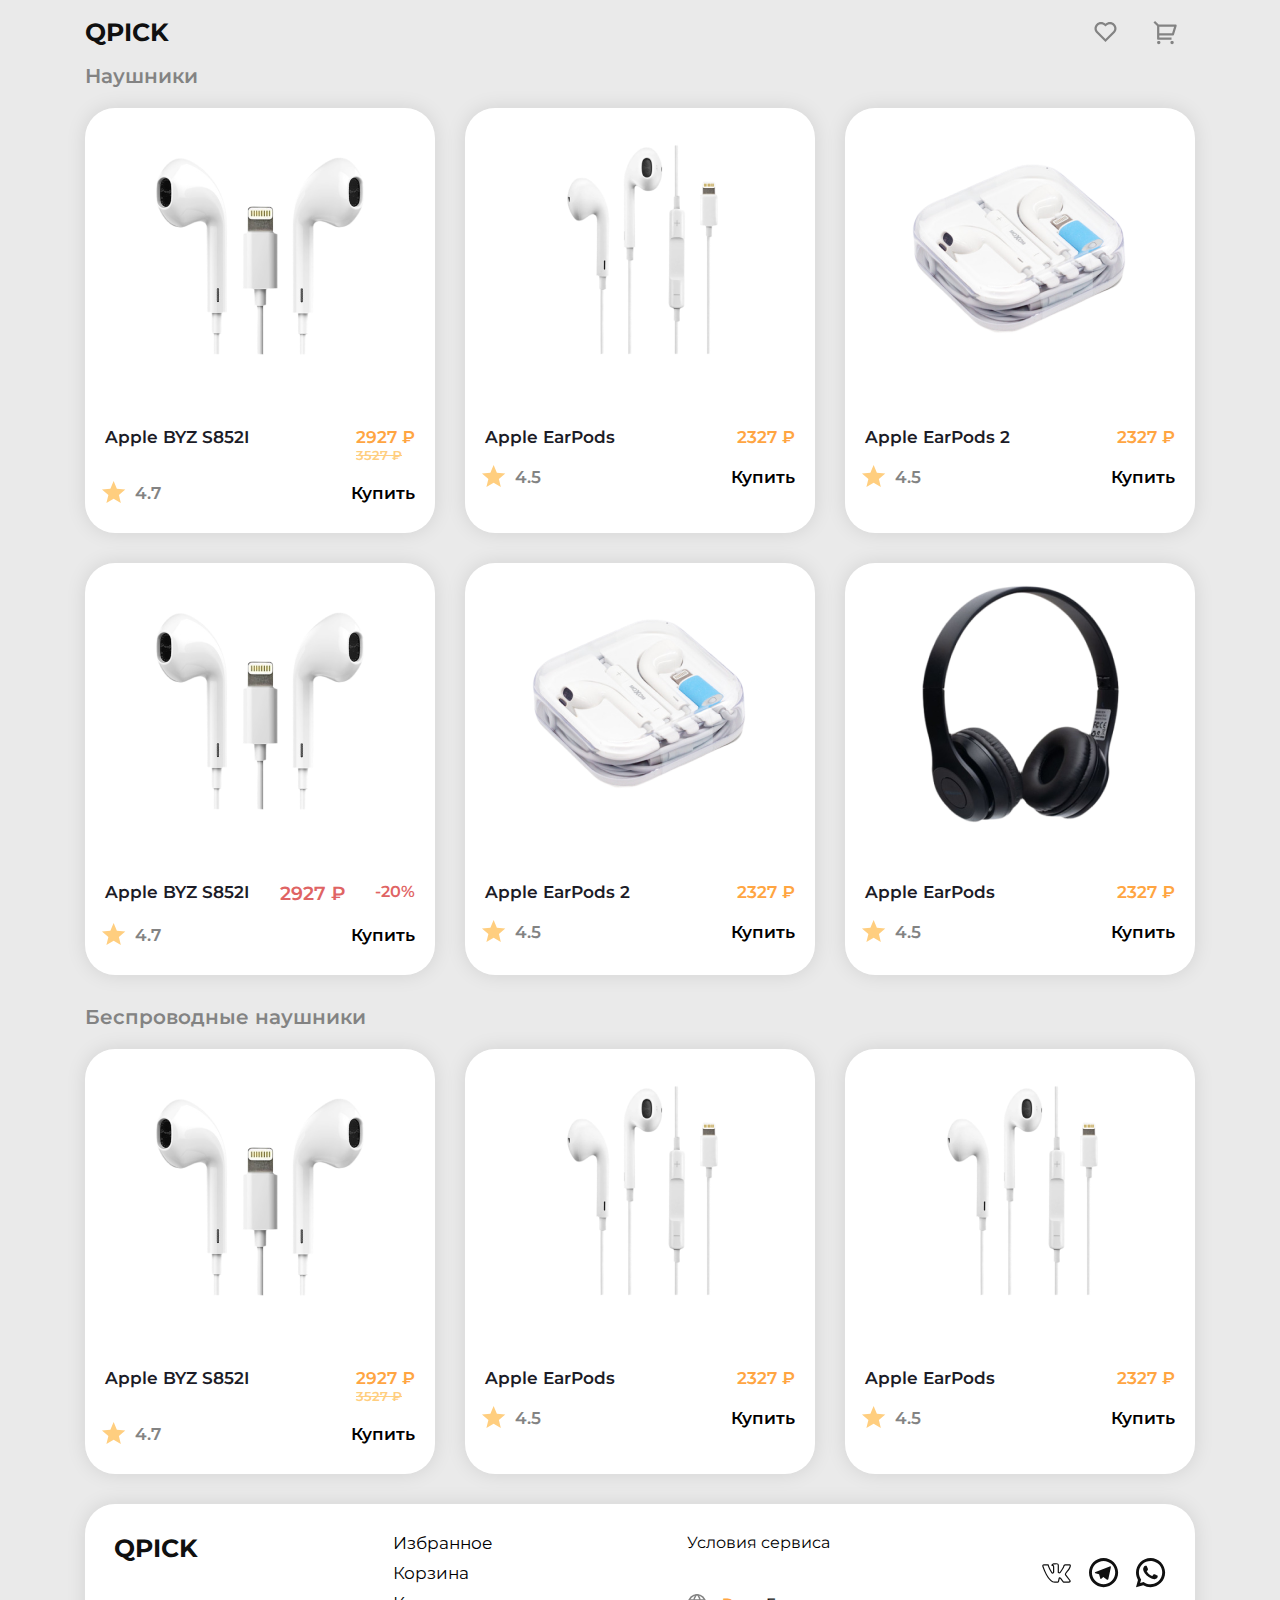
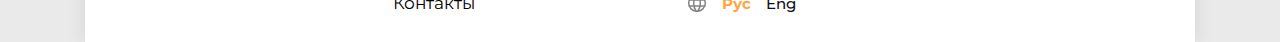
<file: index.html>
<!DOCTYPE html>
<html lang="ru">
<head>
    <meta charset="UTF-8">
    <link rel="preconnect" href="https://fonts.googleapis.com">
    <link rel="preconnect" href="https://fonts.gstatic.com" crossorigin>
    <link href="https://fonts.googleapis.com/css2?family=Montserrat:wght@400;500;600;700&display=swap" rel="stylesheet">
    <link rel="stylesheet" href="style.css">
    <title>QPICK</title>
</head>
<body>
    <div class="wrapper">
        <header class="header">
            <h1 class="logo">QPICK</h1>
            <div class="iconsWrap">
                <div class="icon iconHeart">
                    <button class="btn"></button>
                </div>
                <div class="icon iconCart">
                    <p class="countCart"></p>
                    <button class="btn"></button>
                </div>
            </div>
        </header>
        <main class="main">
            <section>
                <h2 class="sectionName">Наушники</h2>
                <div class="container headphones">
                    <article class="productCard">
                        <div class="imgWrap">
                            <img class="imgProduct headphonesImg" src="" alt="">
                        </div>
                        <div class="containerInfo">
                            <div class="productInfo">
                                <h3 class="productName headphonesName"></h3>
                                <div class="priceContainer">
                                    <p class="productPrice headphonesPrice"></p>
                                    <p class="oldProductPrice oldHeadphonesPrice"></p>
                                    <p class="discountPrice discountHeadphonesPrice"></p>
                                </div>
                                <p class="discount headphonesDiscount"></p>
                            </div>
                            <div class="ratingWrap">
                                <p class="productRating headphonesRating"></p>
                                <button class="btn btnBuy plus" data-id="0">Купить</button>
                            </div>
                        </div>
                    </article>
                    <article class="productCard">
                        <div class="imgWrap">
                            <img class="imgProduct headphonesImg" src="" alt="">
                        </div>
                        <div class="containerInfo">
                            <div class="productInfo">
                                <h3 class="productName headphonesName"></h3>
                                <div class="priceContainer">
                                    <p class="productPrice headphonesPrice"></p>
                                    <p class="oldProductPrice oldHeadphonesPrice"></p>
                                    <p class="discountPrice discountHeadphonesPrice"></p>
                                </div>
                                <p class="discount headphonesDiscount"></p>
                            </div>
                            <div class="ratingWrap">
                                <p class="productRating headphonesRating"></p>
                                <button class="btn btnBuy plus" data-id="1">Купить</button>
                            </div>
                        </div>

                    </article>
                    <article class="productCard">
                        <div class="imgWrap">
                            <img class="imgProduct headphonesImg" src="" alt="">
                        </div>
                        <div class="containerInfo">
                            <div class="productInfo">
                                <h3 class="productName headphonesName"></h3>
                                <div class="priceContainer">
                                    <p class="productPrice headphonesPrice"></p>
                                    <p class="oldProductPrice oldHeadphonesPrice"></p>
                                    <p class="discountPrice discountHeadphonesPrice"></p>
                                </div>
                                <p class="discount headphonesDiscount"></p>
                            </div>
                            <div class="ratingWrap">
                                <p class="productRating headphonesRating"></p>
                                <button class="btn btnBuy plus" data-id="2">Купить</button>
                            </div>
                        </div>
                    </article>
                    <article class="productCard">
                        <div class="imgWrap">
                            <img class="imgProduct headphonesImg" src="" alt="">
                        </div>
                        <div class="containerInfo">
                            <div class="productInfo">
                                <h3 class="productName headphonesName"></h3>
                                <div class="priceContainer">
                                    <p class="productPrice headphonesPrice"></p>
                                    <p class="oldProductPrice oldHeadphonesPrice"></p>
                                    <p class="discountPrice discountHeadphonesPrice"></p>
                                </div>
                                <p class="discount headphonesDiscount"></p>
                            </div>
                            <div class="ratingWrap">
                                <p class="productRating headphonesRating"></p>
                                <button class="btn btnBuy plus" data-id="3">Купить</button>
                            </div>
                        </div>

                    </article>
                    <article class="productCard">
                        <div class="imgWrap">
                            <img class="imgProduct headphonesImg" src="" alt="">
                        </div>
                        <div class="containerInfo">
                            <div class="productInfo">
                                <h3 class="productName headphonesName"></h3>
                                <div class="priceContainer">
                                    <p class="productPrice headphonesPrice"></p>
                                    <p class="oldProductPrice oldHeadphonesPrice"></p>
                                    <p class="discountPrice discountHeadphonesPrice"></p>
                                </div>
                                <p class="discount headphonesDiscount"></p>
                            </div>
                            <div class="ratingWrap">
                                <p class="productRating headphonesRating"></p>
                                <button class="btn btnBuy plus" data-id="4">Купить</button>
                            </div>
                        </div>

                    </article>
                    <article class="productCard">
                        <div class="imgWrap">
                            <img class="imgProduct headphonesImg" src="" alt="">
                        </div>
                        <div class="containerInfo">
                            <div class="productInfo">
                                <h3 class="productName headphonesName"></h3>
                                <div class="priceContainer">
                                    <p class="productPrice headphonesPrice"></p>
                                    <p class="oldProductPrice oldHeadphonesPrice"></p>
                                    <p class="discountPrice discountHeadphonesPrice"></p>
                                </div>
                                <p class="discount headphonesDiscount"></p>
                            </div>
                            <div class="ratingWrap">
                                <p class="productRating headphonesRating"></p>
                                <button class="btn btnBuy plus" data-id="5">Купить</button>
                            </div>
                        </div>

                    </article>

                </div>
            </section>
            <section>
                <h2 class="sectionName">Беспроводные наушники</h2>
                <div class="container wirelessHeadphones">
                    <article class="productCard">
                        <div class="imgWrap">
                            <img class="imgProduct wirelessHeadphonesImg" src="" alt="">
                        </div>
                        <div class="containerInfo">
                            <div class="productInfo">
                                <h3 class="productName wirelessHeadphonesName"></h3>
                                <div class="priceContainer">
                                    <p class="productPrice wirelessHeadphonesPrice"></p>
                                    <p class="oldProductPrice oldWirelessHeadphonesPrice"></p>
                                    <p class="discountPrice discountWirelessHeadphonesPrice"></p>
                                </div>
                                <p class="discount wirelessHeadphonesDiscount"></p>
                            </div>
                            <div class="ratingWrap">
                                <p class="productRating wirelessHeadphonesRating"></p>
                                <button class="btn btnBuy plus" data-id="6">Купить</button>
                            </div>
                        </div>

                    </article>
                    <article class="productCard">
                        <div class="imgWrap">
                            <img class="imgProduct wirelessHeadphonesImg" src="" alt="">
                        </div>
                        <div class="containerInfo">
                            <div class="productInfo">
                                <h3 class="productName wirelessHeadphonesName"></h3>
                                <div class="priceContainer">
                                    <p class="productPrice wirelessHeadphonesPrice"></p>
                                    <p class="oldProductPrice oldWirelessHeadphonesPrice"></p>
                                    <p class="discountPrice discountWirelessHeadphonesPrice"></p>
                                </div>
                                <p class="discount wirelessHeadphonesDiscount"></p>
                            </div>
                            <div class="ratingWrap">
                                <p class="productRating wirelessHeadphonesRating"></p>
                                <button class="btn btnBuy plus" data-id="7">Купить</button>
                            </div>
                        </div>

                    </article>
                    <article class="productCard">
                        <div class="imgWrap">
                            <img class="imgProduct wirelessHeadphonesImg" src="" alt="">
                        </div>
                        <div class="containerInfo">
                            <div class="productInfo">
                                <h3 class="productName wirelessHeadphonesName"></h3>
                                <div class="priceContainer">
                                    <p class="productPrice wirelessHeadphonesPrice"></p>
                                    <p class="oldProductPrice oldWirelessHeadphonesPrice"></p>
                                    <p class="discountPrice discountWirelessHeadphonesPrice"></p>
                                </div>
                                <p class="discount wirelessHeadphonesDiscount"></p>
                            </div>
                            <div class="ratingWrap">
                                <p class="productRating wirelessHeadphonesRating"></p>
                                <button class="btn btnBuy plus" data-id="8">Купить</button>
                            </div>
                        </div>
                    </article>
                </div>
            </section>
        </main>
        <footer class="footer">
            <div class="logo">
                <p class="logo">QPICK</p>
            </div>
            <div class="navMenu">
                <nav>
                    <ul>
                        <li><a href="">Избранное</a> </li>
                        <li><a href="cart.html">Корзина</a></li>
                        <li><a href="">Контакты</a></li>
                    </ul>
                </nav>
            </div>
            <div class="serviceAndLang">
                <a href="">Условия сервиса</a>
                <div class="languages">
                    <div class="iconLang"></div>
                    <a href="" class="lang activeLang">Рус</a>
                    <a href="" class="lang inactiveLang">Eng</a>
                </div>
            </div>
            <div class="social">
                <a class="vk socialIcon" href="" title="VK"></a>
                <a class="telegram socialIcon" href="" title="Telegram"></a>
                <a class="whatsAap socialIcon" href="" title="WhatsAap"></a>
            </div>
        </footer>
    </div>
<script src="index.js"></script>
</body>
</html>
</file>
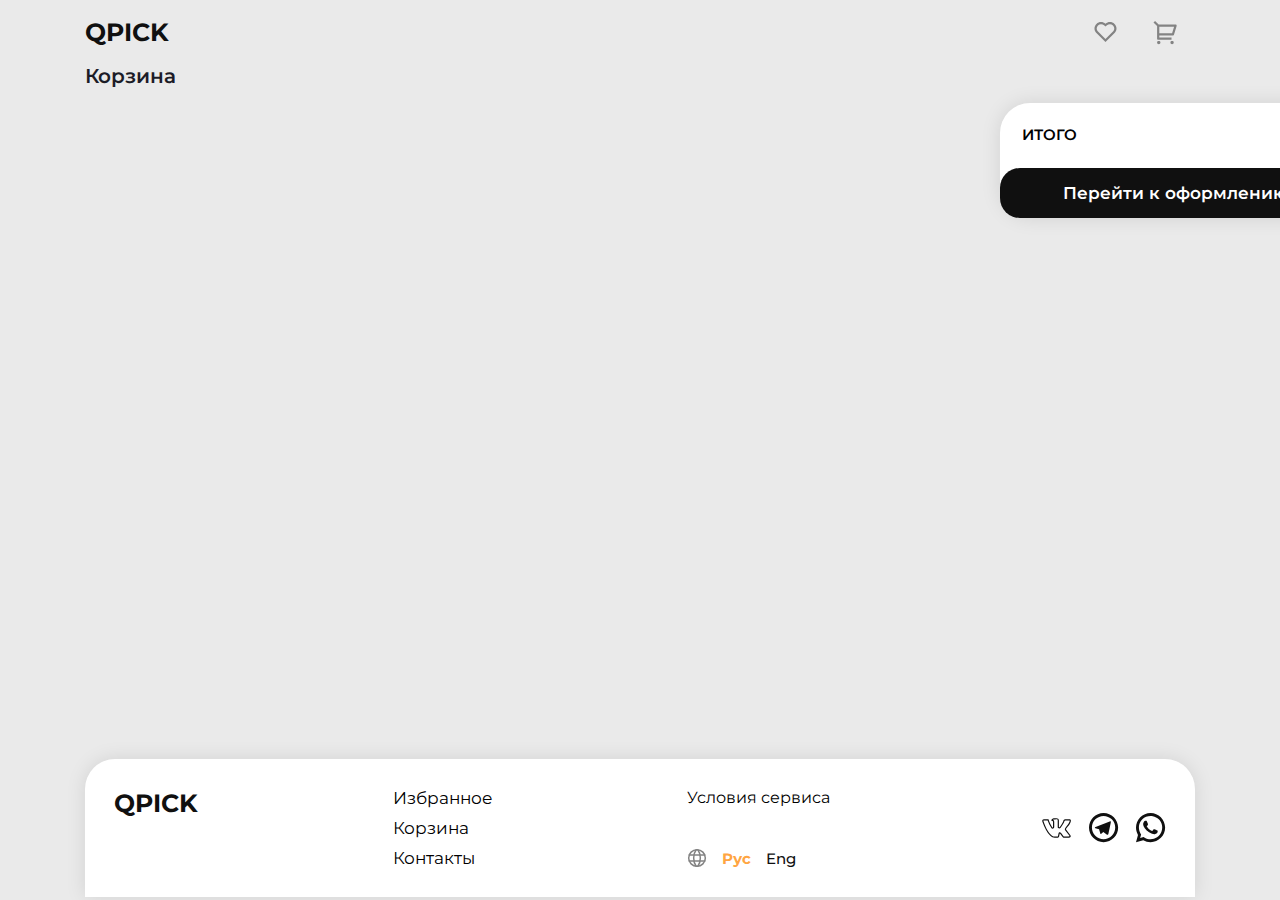
<file: cart.html>
<!DOCTYPE html>
<html lang="ru">
<head>
    <meta charset="UTF-8">
    <link rel="preconnect" href="https://fonts.googleapis.com">
    <link rel="preconnect" href="https://fonts.gstatic.com" crossorigin>
    <link href="https://fonts.googleapis.com/css2?family=Montserrat:wght@400;500;600;700&display=swap" rel="stylesheet">
    <link rel="stylesheet" href="style.css">
    <title>Корзина</title>
</head>
<body>
   <div class="wrapper">
       <header class="header">
           <h1 class="logo">QPICK</h1>
           <div class="iconsWrap">
               <div class="icon iconHeart">
                   <button class="btn"></button>
               </div>
               <div class="icon iconCart">
                   <p class="countCart"></p>
                   <button class="btn"></button>
               </div>
           </div>
       </header>
       <main class="main">
           <h2 class="sectionTitle">Корзина</h2>
           <div class="container containerCart"></div>

               <div class="orderingContainer card">
                   <div class="orderingCard">
                       <p class="total">ИТОГО</p>
                       <p class="totalProductsSum price"></p>
                   </div>
                   <button class="orderingBtn">Перейти к оформлению</button>
               </div>
       </main>
       <footer class="footer">
           <div class="logo">
               <p class="logo">QPICK</p>
           </div>
           <div class="navMenu">
               <nav>
                   <ul>
                       <li><a href="">Избранное</a> </li>
                       <li><a href="cart.html">Корзина</a></li>
                       <li><a href="">Контакты</a></li>
                   </ul>
               </nav>
           </div>
           <div class="serviceAndLang">
               <a href="">Условия сервиса</a>
               <div class="languages">
                   <div class="iconLang"></div>
                   <a href="" class="lang activeLang">Рус</a>
                   <a href="" class="lang inactiveLang">Eng</a>
               </div>
           </div>
           <div class="social">
               <a class="vk socialIcon" href="" title="VK"></a>
               <a class="telegram socialIcon" href="" title="Telegram"></a>
               <a class="whatsAap socialIcon" href="" title="WhatsAap"></a>
           </div>
       </footer>
   </div>
   <script src="index.js"></script>
</body>
</html>
</file>
<file: style.css>
@charset "UTF-8";
* {
  margin: 0;
  padding: 0;
  box-sizing: border-box;
  font-family: "Montserrat", sans-serif;
}

body {
  background: #EAEAEA;
}
body .wrapper {
  max-width: 1110px;
  margin: auto;
}

.header {
  display: flex;
  justify-content: space-between;
  align-items: center;
  flex-wrap: wrap;
}
.header .iconsWrap {
  display: flex;
  justify-content: space-between;
  align-items: center;
  flex-wrap: wrap;
}
.header .iconsWrap .icon {
  padding: 15px;
  background-repeat: no-repeat;
  background-position: center;
}
.header .iconsWrap .iconHeart {
  background-image: url("/img/icons/like.svg");
}
.header .iconsWrap .iconCart {
  background-image: url("/img/icons/cart.svg");
  position: relative;
}
.header .iconsWrap .iconCart .countCart {
  position: absolute;
  font-weight: 500;
  font-size: 15px;
  background-color: #FFA542;
  border-radius: 9px;
  color: #FFFFFF;
  padding: 0 4px;
  right: 10px;
}
.header .iconsWrap .btn {
  width: 30px;
  height: 30px;
}

.main {
  min-height: calc(100vh - 205px);
}
.main .sectionTitle {
  color: #1C1C27;
  font-weight: 600;
  font-size: 20px;
}

.sectionName {
  font-weight: 600;
  font-size: 20px;
  color: #838383;
  margin-bottom: 20px;
}

.container {
  display: flex;
  justify-content: space-between;
  align-items: top;
  flex-wrap: wrap;
}
.container .productCard {
  font-weight: 600;
  font-size: 17px;
  width: 350px;
  padding: 15px 20px 30px;
  border-radius: 30px;
  box-shadow: 0 0 20px rgba(0, 0, 0, 0.1);
  background: #FFFFFF;
  margin-bottom: 30px;
}
.container .productCard .imgWrap {
  display: flex;
  justify-content: space-around;
  align-items: center;
  flex-wrap: wrap;
  margin-bottom: 54px;
  min-height: 250px;
}
.container .productCard .productInfo {
  display: flex;
  justify-content: space-between;
  align-items: top;
  flex-wrap: wrap;
}
.container .productCard .productInfo .productName {
  font-weight: 600;
  font-size: 17px;
  color: #1C1C27;
}
.container .productCard .productInfo .productPrice {
  color: #FFA542;
}
.container .productCard .productInfo .productPrice::after {
  content: " ₽";
}
.container .productCard .productInfo .oldProductPrice {
  color: #FFCE7F;
  font-size: 13px;
  text-decoration: line-through;
}
.container .productCard .productInfo .oldProductPrice::after {
  content: " ₽";
}
.container .productCard .productInfo .discountPrice {
  color: #DF6464;
  font-size: 19px;
}
.container .productCard .productInfo .discountPrice::after {
  content: " ₽";
}
.container .productCard .productInfo .discount {
  color: #DF6464;
  font-size: 16px;
}
.container .productCard .productInfo .discount::after {
  content: "%";
}
.container .productCard .ratingWrap {
  display: flex;
  justify-content: space-between;
  align-items: center;
  flex-wrap: wrap;
  margin-top: 20px;
  position: relative;
}
.container .productCard .ratingWrap .productRating {
  color: #838383;
  padding-left: 30px;
}
.container .productCard .ratingWrap .productRating::before {
  content: url("/img/icons/star.svg");
  position: absolute;
  top: -2px;
  left: -4px;
}
.container .productCard .ratingWrap .btnBuy {
  font-weight: 600;
  font-size: 17px;
  color: #000000;
}

.footer {
  display: flex;
  justify-content: space-between;
  align-items: top;
  flex-wrap: wrap;
  background-color: #FFFFFF;
  padding: 29px;
  box-shadow: 0 0 20px rgba(0, 0, 0, 0.1);
  border-radius: 30px 30px 0 0;
}
.footer .navMenu li {
  font-weight: 400;
  font-size: 17px;
  list-style-type: none;
  margin-bottom: 10px;
}
.footer .navMenu li:last-of-type {
  margin-bottom: 0;
}
.footer .serviceAndLang {
  display: flex;
  justify-content: space-between;
  align-items: top;
  flex-wrap: wrap;
  flex-direction: column;
}
.footer .serviceAndLang .languages {
  display: flex;
  justify-content: start;
  align-items: center;
  flex-wrap: wrap;
}
.footer .serviceAndLang .languages .iconLang {
  padding: 10px;
  background-repeat: no-repeat;
  background-position: center;
  background-image: url("/img/icons/RU.svg");
}
.footer .serviceAndLang .languages .lang {
  margin-left: 15px;
}
.footer .serviceAndLang .languages .activeLang {
  font-weight: 700;
  font-size: 15px;
  color: #FFA542;
}
.footer .serviceAndLang .languages .inactiveLang {
  font-weight: 500;
  font-size: 15px;
  color: #101010;
}
.footer .social {
  display: flex;
  justify-content: space-between;
  align-items: center;
  flex-wrap: wrap;
}
.footer .social .socialIcon {
  padding: 15px;
  background-repeat: no-repeat;
  background-position: center;
  background-size: contain;
  margin-left: 17px;
}
.footer .social .vk {
  background-image: url("/img/icons/VK.svg");
}
.footer .social .telegram {
  background-image: url("/img/icons/Telegram.svg");
}
.footer .social .whatsAap {
  background-image: url("/img/icons/Whatsapp.svg");
}

.btn {
  border: none;
  background: none;
  cursor: pointer;
}

.logo {
  font-weight: 700;
  font-size: 25px;
  color: #101010;
}

a {
  text-decoration: none;
  color: #000000;
}

.card {
  padding: 22px;
  border-radius: 30px;
  box-shadow: 0 0 20px rgba(0, 0, 0, 0.1);
  background: #FFFFFF;
  margin-top: 13px;
}

.basketCard {
  width: 633px;
}
.basketCard .mainCardContainer {
  display: flex;
  justify-content: space-between;
  align-items: top;
  flex-wrap: wrap;
}
.basketCard .mainCardContainer .productInfo {
  display: flex;
  justify-content: space-between;
  align-items: center;
  flex-wrap: wrap;
}
.basketCard .mainCardContainer .productInfo .imgCartWrap {
  height: 136px;
}
.basketCard .mainCardContainer .productInfo .imgCartWrap .imgProduct {
  height: 100%;
}
.basketCard .mainCardContainer .productInfo .priceContainer {
  margin-top: 10px;
}
.basketCard .footerCardContainer {
  display: flex;
  justify-content: space-between;
  align-items: end;
  flex-wrap: wrap;
}
.basketCard .footerCardContainer .countContainer {
  display: flex;
  justify-content: space-between;
  align-items: center;
  flex-wrap: wrap;
  margin-top: 10px;
  margin-left: 20px;
  width: 100px;
}
.basketCard .footerCardContainer .countContainer .count {
  font-weight: 600;
  font-size: 17px;
}
.basketCard .footerCardContainer .countContainer .countBtn {
  background-color: #FFA542;
  padding: 0 10px;
  font-size: 25px;
  border-radius: 50%;
  color: #FFFFFF;
}
.basketCard .footerCardContainer .finalProductPrice {
  font-weight: 600;
  font-size: 15px;
}

.price::after {
  content: " ₽";
}

.minus {
  padding: 0 13px 1px;
}

.deleteProduct {
  padding: 15px;
  background-repeat: no-repeat;
  background-position: center;
  background-image: url("/img/icons/delete.svg");
  height: 30px;
  cursor: pointer;
}

.orderingContainer {
  width: 350px;
  position: absolute;
  top: 90px;
  left: 1000px;
  height: 115px;
}
.orderingContainer .orderingCard {
  display: flex;
  justify-content: space-between;
  align-items: top;
  flex-wrap: wrap;
}
.orderingContainer .orderingCard .total {
  font-weight: 600;
  font-size: 15px;
}

.orderingBtn {
  font-weight: 600;
  font-size: 17px;
  color: #FFFFFF;
  background-color: #101010;
  width: 350px;
  position: absolute;
  padding: 15px;
  bottom: 0;
  left: 0;
  border-radius: 20px;
  border: none;
}

/*# sourceMappingURL=style.css.map */
</file>
